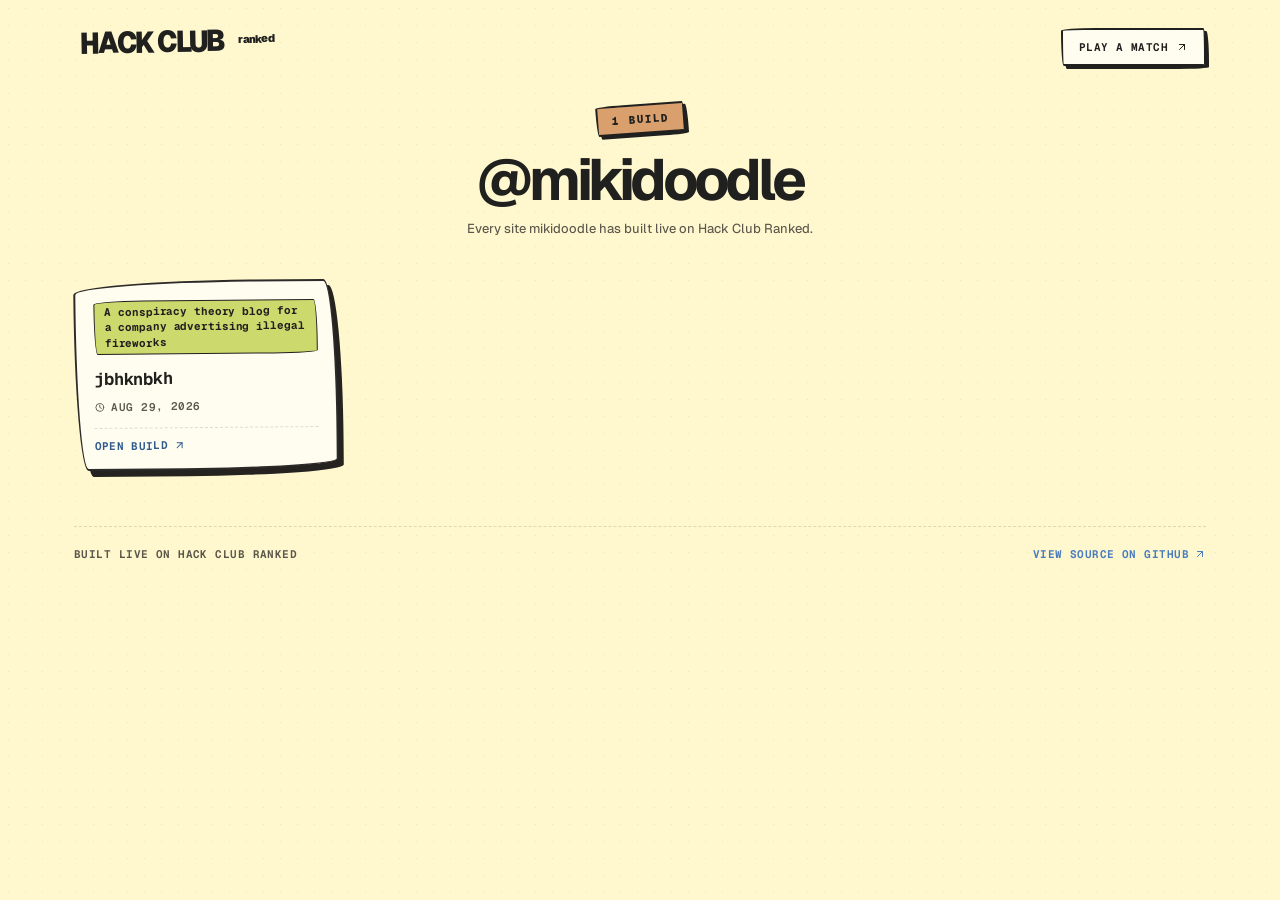
<file: index.html>
<!doctype html>
<html lang="en">
<head>
<meta charset="utf-8">
<meta name="viewport" content="width=device-width, initial-scale=1">
<meta name="color-scheme" content="light">
<title>mikidoodle's Hack Club Ranked builds</title>
<meta name="description" content="Websites mikidoodle built live on Hack Club Ranked.">
<link rel="icon" href="data:image/svg+xml,%3Csvg%20width%3D%2224%22%20height%3D%2224%22%20viewBox%3D%220%200%2024%2024%22%20fill%3D%22none%22%20xmlns%3D%22http%3A%2F%2Fwww.w3.org%2F2000%2Fsvg%22%3E%3Cpath%20d%3D%22M22%2019.2727C22%2020.779%2020.779%2022%2019.2727%2022H14.7273C13.221%2022%2012%2020.779%2012%2019.2727V12H19.2727C20.779%2012%2022%2013.221%2022%2014.7273V19.2727Z%22%20fill%3D%22%2368C4FF%22%2F%3E%3Cpath%20d%3D%22M20%202C21.1046%202%2022%202.89543%2022%204V7C22%208.10457%2021.1046%209%2020%209H17C15.8954%209%2015%208.10457%2015%207V4C15%202.89543%2015.8954%202%2017%202H20Z%22%20fill%3D%22%230C79D8%22%2F%3E%3Cpath%20d%3D%22M7%2015C8.10457%2015%209%2015.8954%209%2017V20C9%2021.1046%208.10457%2022%207%2022H4C2.89543%2022%202%2021.1046%202%2020V17C2%2015.8954%202.89543%2015%204%2015H7Z%22%20fill%3D%22%230C79D8%22%2F%3E%3Cpath%20d%3D%22M12%2012H4.72727C3.22104%2012%202%2010.779%202%209.27273V4.72727C2%203.22104%203.22104%202%204.72727%202H9.27273C10.779%202%2012%203.22104%2012%204.72727V12Z%22%20fill%3D%22%232E9EFF%22%2F%3E%3C%2Fsvg%3E">
<link rel="preconnect" href="https://fonts.googleapis.com">
<link rel="preconnect" href="https://fonts.gstatic.com" crossorigin>
<link href="https://fonts.googleapis.com/css2?family=Geist:wght@400..900&family=Geist+Mono:wght@400..900&display=swap" rel="stylesheet">
<style>
  :root {
    color-scheme: light;
    --cream: #fff8cf;
    --ink: #20201f;
    --muted: #5c574b;
    --pink: #d891d9;
    --blue: #497cbf;
    --blue-strong: #2f5a8c;
    --green: #ccd96c;
    --orange: #d99f6c;
    --paper: #fffdf0;
    --line: #2c2b29;
    --blob: 255px 20px 225px 20px / 20px 225px 15px 255px;
    --font-sans: "Geist", ui-sans-serif, system-ui, "Segoe UI", sans-serif;
    --font-mono: "Geist Mono", ui-monospace, "SF Mono", Menlo, Consolas, monospace;
  }
  * { box-sizing: border-box; }
  body {
    margin: 0;
    min-width: 320px;
    color: var(--ink);
    font-family: var(--font-sans);
    background-color: var(--cream);
    background-image: radial-gradient(#c7b65c45 0.7px, transparent 0.7px);
    background-size: 17px 17px;
  }
  a:focus-visible, button:focus-visible {
    outline: 3px solid var(--blue);
    outline-offset: 3px;
  }
  .page { max-width: 1180px; margin: 0 auto; padding: 28px 24px 64px; }
  .site-header {
    display: flex;
    align-items: flex-start;
    justify-content: space-between;
    flex-wrap: wrap;
    gap: 14px;
    padding-bottom: 30px;
  }
  .logo {
    display: inline-flex;
    align-items: flex-start;
    gap: 8px;
    text-decoration: none;
    color: var(--ink);
    transform: rotate(-1deg);
  }
  .logo span {
    font-size: 30px;
    line-height: 0.9;
    font-weight: 950;
    letter-spacing: -0.08em;
    transform: scaleX(0.92);
  }
  .logo em {
    font-style: normal;
    font-size: 11px;
    font-weight: 900;
    margin-top: 5px;
    letter-spacing: -0.07em;
  }
  .pill-button {
    display: inline-flex;
    align-items: center;
    gap: 8px;
    border: 2px solid var(--ink);
    background: var(--paper);
    box-shadow: 3px 3px 0 var(--ink);
    padding: 10px 16px;
    font: 650 11px var(--font-mono);
    text-transform: uppercase;
    letter-spacing: 0.04em;
    color: var(--ink);
    text-decoration: none;
    border-radius: var(--blob);
    transition: transform 0.15s, box-shadow 0.15s;
  }
  .pill-button:hover { background: var(--green); transform: translate(2px, 2px); box-shadow: 1px 1px 0 var(--ink); }
  .pill-button:active { transform: translate(3px, 3px); box-shadow: none; }
  .page-head { max-width: 640px; margin: 8px auto 40px; text-align: center; }
  .build-count-sticker {
    display: inline-block;
    margin-bottom: 14px;
    border: 2px solid var(--ink);
    background: var(--orange);
    padding: 6px 14px;
    font: 800 11px var(--font-mono);
    text-transform: uppercase;
    letter-spacing: 0.1em;
    box-shadow: 3px 3px 0 var(--ink);
    border-radius: var(--blob);
    transform: rotate(-4deg);
  }
  .page-head h1 {
    margin: 4px 0 12px;
    font-size: clamp(34px, 5vw, 58px);
    letter-spacing: -0.065em;
    line-height: 0.95;
  }
  .page-head p {
    margin: 0 auto;
    max-width: 480px;
    font: 450 13px/1.6 var(--font-sans);
    color: var(--muted);
  }
  .gallery-grid {
    list-style: none;
    margin: 0;
    padding: 0;
    display: grid;
    grid-template-columns: repeat(auto-fill, minmax(260px, 1fr));
    gap: clamp(18px, 3vw, 26px);
  }
  .gallery-grid li { display: flex; min-width: 0; }
  .build-card {
    flex: 1;
    min-width: 0;
    display: flex;
    flex-direction: column;
    gap: 10px;
    min-height: 150px;
    border: 2px solid var(--line);
    background: var(--paper);
    box-shadow: 5px 6px 0 #24231f;
    padding: 18px 18px 16px;
    border-radius: var(--blob);
    text-decoration: none;
    color: var(--ink);
    --tilt: -0.5deg;
    transform: rotate(var(--tilt));
    transition: transform 0.15s, box-shadow 0.15s;
  }
  .gallery-grid li:nth-child(even) .build-card { --tilt: 0.45deg; }
  .build-card:hover { transform: translate(3px, 3px) rotate(var(--tilt)); box-shadow: 2px 3px 0 #24231f; }
  .build-card:active { transform: translate(5px, 5px) rotate(var(--tilt)); box-shadow: none; }
  .build-card-tag {
    display: inline-flex;
    max-width: 100%;
    min-width: 0;
    white-space: normal;
    word-break: break-word;
    border: 1.5px solid var(--ink);
    background: var(--cream);
    color: var(--ink);
    padding: 3px 10px;
    font: 700 11px var(--font-mono);
    letter-spacing: -0.01em;
    line-height: 1.4;
    border-radius: var(--blob);
  }
  .gallery-grid li:nth-child(4n+1) .build-card-tag { background: var(--green); }
  .gallery-grid li:nth-child(4n+2) .build-card-tag { background: var(--orange); }
  .gallery-grid li:nth-child(4n+3) .build-card-tag { background: var(--pink); }
  .gallery-grid li:nth-child(4n) .build-card-tag { background: var(--blue-strong); color: var(--cream); border-color: var(--blue-strong); }
  .build-card-name {
    margin: 4px 0 0;
    font: 700 17px var(--font-mono);
    letter-spacing: -0.01em;
    line-height: 1.25;
    word-break: break-word;
  }
  .build-card-meta {
    margin-top: auto;
    display: flex;
    align-items: center;
    gap: 6px;
    font: 600 11px var(--font-mono);
    text-transform: uppercase;
    letter-spacing: 0.04em;
    color: var(--muted);
  }
  .build-card-cta {
    display: inline-flex;
    align-items: center;
    gap: 6px;
    margin-top: 4px;
    padding-top: 10px;
    border-top: 1px dashed #00000022;
    font: 650 11px var(--font-mono);
    text-transform: uppercase;
    letter-spacing: 0.03em;
    color: var(--blue-strong);
  }
  .build-card:hover .build-card-cta { color: var(--ink); }
  .empty-state {
    max-width: 480px;
    margin: 20px auto 0;
    text-align: center;
    border: 2px dashed var(--ink);
    background: var(--paper);
    padding: 36px 28px;
    border-radius: var(--blob);
  }
  .empty-state p {
    margin: 0 0 20px;
    font: 500 12px/1.6 var(--font-mono);
    color: var(--muted);
  }
  .site-footer {
    margin-top: 56px;
    padding-top: 20px;
    border-top: 1px dashed #00000022;
    display: flex;
    flex-wrap: wrap;
    justify-content: space-between;
    gap: 10px;
    font: 650 11px var(--font-mono);
    text-transform: uppercase;
    letter-spacing: 0.04em;
    color: var(--muted);
  }
  .site-footer a {
    display: inline-flex;
    align-items: center;
    gap: 5px;
    color: var(--blue);
    text-decoration: none;
  }
  .site-footer a:hover { color: var(--blue-strong); text-decoration: underline; }
  @media (max-width: 760px) {
    .gallery-grid { grid-template-columns: repeat(auto-fill, minmax(220px, 1fr)); }
  }
  @media (max-width: 480px) {
    .site-header { flex-direction: column; align-items: center; text-align: center; }
    .gallery-grid { grid-template-columns: 1fr; }
    .site-footer { flex-direction: column; align-items: center; text-align: center; }
  }
  @media (prefers-reduced-motion: reduce) {
    *, *::before, *::after {
      animation-duration: 0.01ms !important;
      transition-duration: 0.01ms !important;
    }
  }
</style>
</head>
<body>
<div class="page">
  <header class="site-header">
    <a class="logo" href="https://ranked.hackclub.com" aria-label="Hack Club Ranked home">
      <span>HACK CLUB</span><em>ranked</em>
    </a>
    <a class="pill-button" href="https://ranked.hackclub.com">play a match <svg aria-hidden="true" width="12" height="12" viewBox="0 0 24 24" fill="none" stroke="currentColor" stroke-width="2" stroke-linecap="round" stroke-linejoin="round"><path d="M7 17 17 7"/><path d="M7 7h10v10"/></svg></a>
  </header>
  <main>
    <div class="page-head">
      <span class="build-count-sticker">1 build</span>
      <h1>@mikidoodle</h1>
      <p>Every site mikidoodle has built live on Hack Club Ranked.</p>
    </div>
    <ul class="gallery-grid">
        <li>
          <a class="build-card" href="./jbhknbkh/">
            <span class="build-card-tag">A conspiracy theory blog for a company advertising illegal fireworks</span>
            <strong class="build-card-name">jbhknbkh</strong>
            <span class="build-card-meta"><svg aria-hidden="true" width="11" height="11" viewBox="0 0 24 24" fill="none" stroke="currentColor" stroke-width="2" stroke-linecap="round" stroke-linejoin="round"><circle cx="12" cy="12" r="8.5"/><path d="M12 7v5l3.5 2"/></svg>Aug 29, 2026</span>
            <span class="build-card-cta">open build <svg aria-hidden="true" width="12" height="12" viewBox="0 0 24 24" fill="none" stroke="currentColor" stroke-width="2" stroke-linecap="round" stroke-linejoin="round"><path d="M7 17 17 7"/><path d="M7 7h10v10"/></svg></span>
          </a>
        </li>
      </ul>
  </main>
  <footer class="site-footer">
    <span>Built live on Hack Club Ranked</span>
    <a href="https://github.com/mikidoodle/hackclubranked">view source on GitHub <svg aria-hidden="true" width="12" height="12" viewBox="0 0 24 24" fill="none" stroke="currentColor" stroke-width="2" stroke-linecap="round" stroke-linejoin="round"><path d="M7 17 17 7"/><path d="M7 7h10v10"/></svg></a>
  </footer>
</div>
</body>
</html>
</file>
